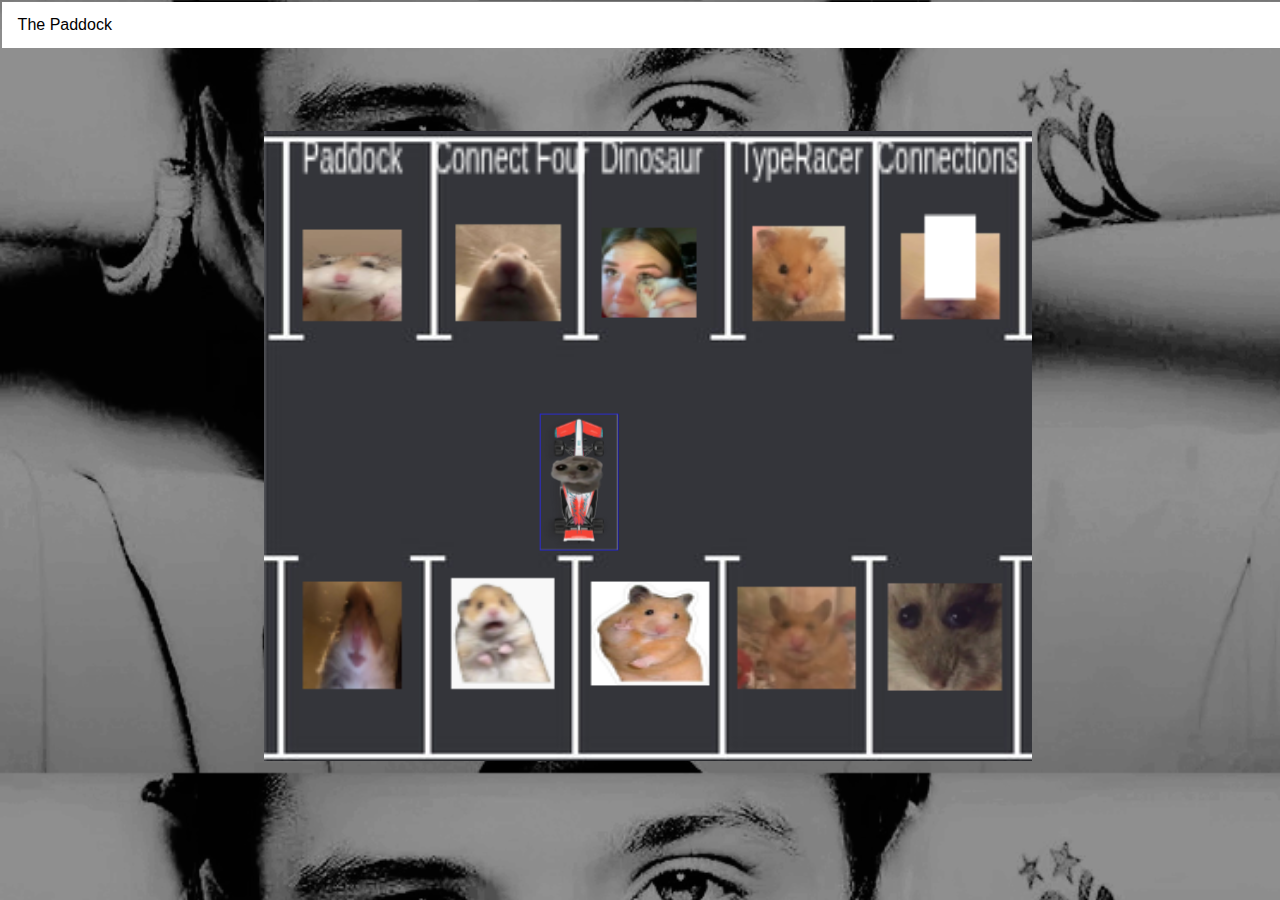
<file: index.html>
<!DOCTYPE html>
<html lang="en">
<head>
    <meta charset="UTF-8">
    <meta name="viewport" content="width=device-width, initial-scale=1.0">
    <link rel="stylesheet" href="style.css">
    <title>Connections Page</title>
    
</head>
<body class="container">
    <div class="navbar"><a href="ConnectFour/connectFourtIndex.html">The Paddock</a></div>

<div class="img-container">
    <img id="img" src="f1car.png">
</div>
<canvas id="canvas" class="parkinglot"></canvas>
<div  >
    <iframe class="subway" width="960" height="630" src="https://www.youtube.com/embed/7ghSziUQnhs?autoplay=1&mute=1&t=16s" title="YouTube video player" frameborder="0" allow="accelerometer; autoplay; clipboard-write; encrypted-media; gyroscope; picture-in-picture; web-share" referrerpolicy="strict-origin-when-cross-origin" allowfullscreen></iframe>
    <iframe class="aita" width="0" height="0" src="https://www.youtube.com/embed/OP5T7xrkQ2E?autoplay=1" title="YouTube video player 1" frameborder="0" allow="accelerometer; autoplay; clipboard-write; encrypted-media; gyroscope; picture-in-picture; web-share" referrerpolicy="strict-origin-when-cross-origin" allowfullscreen></iframe>
</div>
</body>
<script src="script.js"></script>
<script src="homeScreenHandler.js"></script>
</html>
</file>
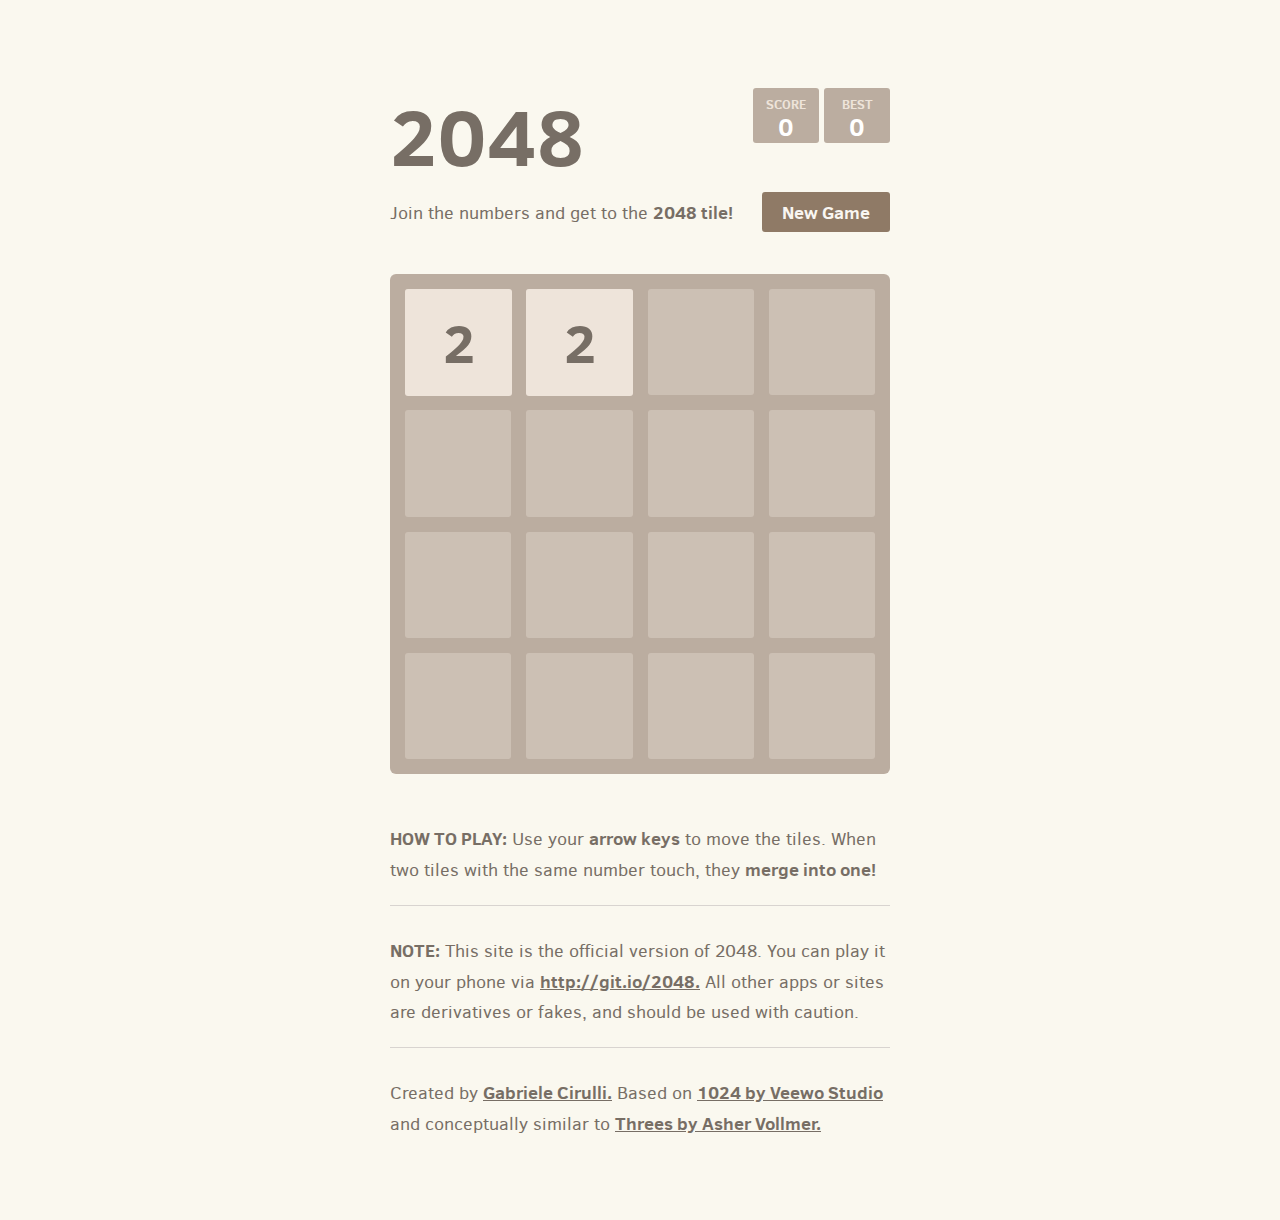
<file: 2048/index.html>
<!DOCTYPE html>
<html>
<head>
  <meta charset="utf-8">
  <title>2048</title>

  <link href="style/main.css" rel="stylesheet" type="text/css">
  <link rel="shortcut icon" href="favicon.ico">
  <link rel="apple-touch-icon" href="meta/apple-touch-icon.png">
  <link rel="apple-touch-startup-image" href="meta/apple-touch-startup-image-640x1096.png" media="(device-width: 320px) and (device-height: 568px) and (-webkit-device-pixel-ratio: 2)"> <!-- iPhone 5+ -->
  <link rel="apple-touch-startup-image" href="meta/apple-touch-startup-image-640x920.png"  media="(device-width: 320px) and (device-height: 480px) and (-webkit-device-pixel-ratio: 2)"> <!-- iPhone, retina -->
  <meta name="apple-mobile-web-app-capable" content="yes">
  <meta name="apple-mobile-web-app-status-bar-style" content="black">

  <meta name="HandheldFriendly" content="True">
  <meta name="MobileOptimized" content="320">
  <meta name="viewport" content="width=device-width, target-densitydpi=160dpi, initial-scale=1.0, maximum-scale=1, user-scalable=no, minimal-ui">
</head>
<body>
  <div class="container">
    <div class="heading">
      <h1 class="title">2048</h1>
      <div class="scores-container">
        <div class="score-container">0</div>
        <div class="best-container">0</div>
      </div>
    </div>

    <div class="above-game">
      <p class="game-intro">Join the numbers and get to the <strong>2048 tile!</strong></p>
      <a class="restart-button">New Game</a>
    </div>

    <div class="game-container">
      <div class="game-message">
        <p></p>
        <div class="lower">
	        <a class="keep-playing-button">Keep going</a>
          <a class="retry-button">Try again</a>
        </div>
      </div>

      <div class="grid-container">
        <div class="grid-row">
          <div class="grid-cell"></div>
          <div class="grid-cell"></div>
          <div class="grid-cell"></div>
          <div class="grid-cell"></div>
        </div>
        <div class="grid-row">
          <div class="grid-cell"></div>
          <div class="grid-cell"></div>
          <div class="grid-cell"></div>
          <div class="grid-cell"></div>
        </div>
        <div class="grid-row">
          <div class="grid-cell"></div>
          <div class="grid-cell"></div>
          <div class="grid-cell"></div>
          <div class="grid-cell"></div>
        </div>
        <div class="grid-row">
          <div class="grid-cell"></div>
          <div class="grid-cell"></div>
          <div class="grid-cell"></div>
          <div class="grid-cell"></div>
        </div>
      </div>

      <div class="tile-container">

      </div>
    </div>

    <p class="game-explanation">
      <strong class="important">How to play:</strong> Use your <strong>arrow keys</strong> to move the tiles. When two tiles with the same number touch, they <strong>merge into one!</strong>
    </p>
    <hr>
    <p>
    <strong class="important">Note:</strong> This site is the official version of 2048. You can play it on your phone via <a href="http://git.io/2048">http://git.io/2048.</a> All other apps or sites are derivatives or fakes, and should be used with caution.
    </p>
    <hr>
    <p>
    Created by <a href="http://gabrielecirulli.com" target="_blank">Gabriele Cirulli.</a> Based on <a href="https://itunes.apple.com/us/app/1024!/id823499224" target="_blank">1024 by Veewo Studio</a> and conceptually similar to <a href="http://asherv.com/threes/" target="_blank">Threes by Asher Vollmer.</a>
    </p>
  </div>

  <script src="js/bind_polyfill.js"></script>
  <script src="js/classlist_polyfill.js"></script>
  <script src="js/animframe_polyfill.js"></script>
  <script src="js/keyboard_input_manager.js"></script>
  <script src="js/html_actuator.js"></script>
  <script src="js/grid.js"></script>
  <script src="js/tile.js"></script>
  <script src="js/local_storage_manager.js"></script>
  <script src="js/game_manager.js"></script>
  <script src="js/application.js"></script>
</body>
</html>
</file>
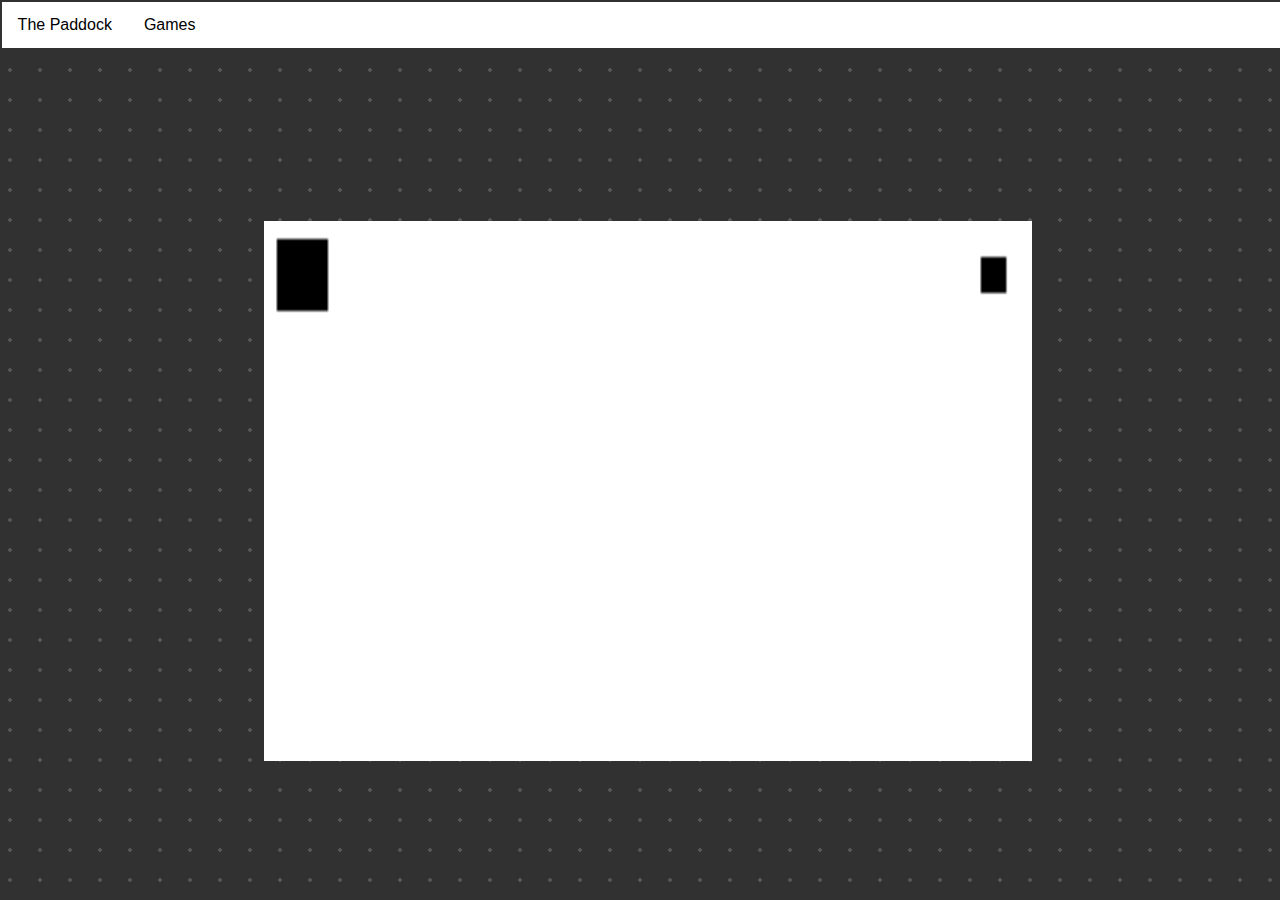
<file: Connections_Dupe/index.html>
<!DOCTYPE html>
<html lang="en">
<head>
    <meta charset="UTF-8">
    <meta name="viewport" content="width=device-width, initial-scale=1.0">
    <link rel="stylesheet" href="style.css">
    <title>Connections Page</title>
    
</head>
<body class="container">
    <div class="navbar">
        <a href="#home">The Paddock</a>
        <div class="dropdown">
          <button class="dropbtn">Games
            <i class="fa fa-caret-down"></i>
          </button>
          <div class="dropdown-content">
            <a href="connectionsIndex.html">Connections</a>
            <a href="#">Link 2</a>
            <a href="#">Link 3</a>
          </div>
        </div>
      </div>

      <canvas id="canvas" class="parkinglot">

      </canvas>
</body>
<script src="script.js"></script>
<script src="homeScreenHandler.js"></script>
</html>
</file>
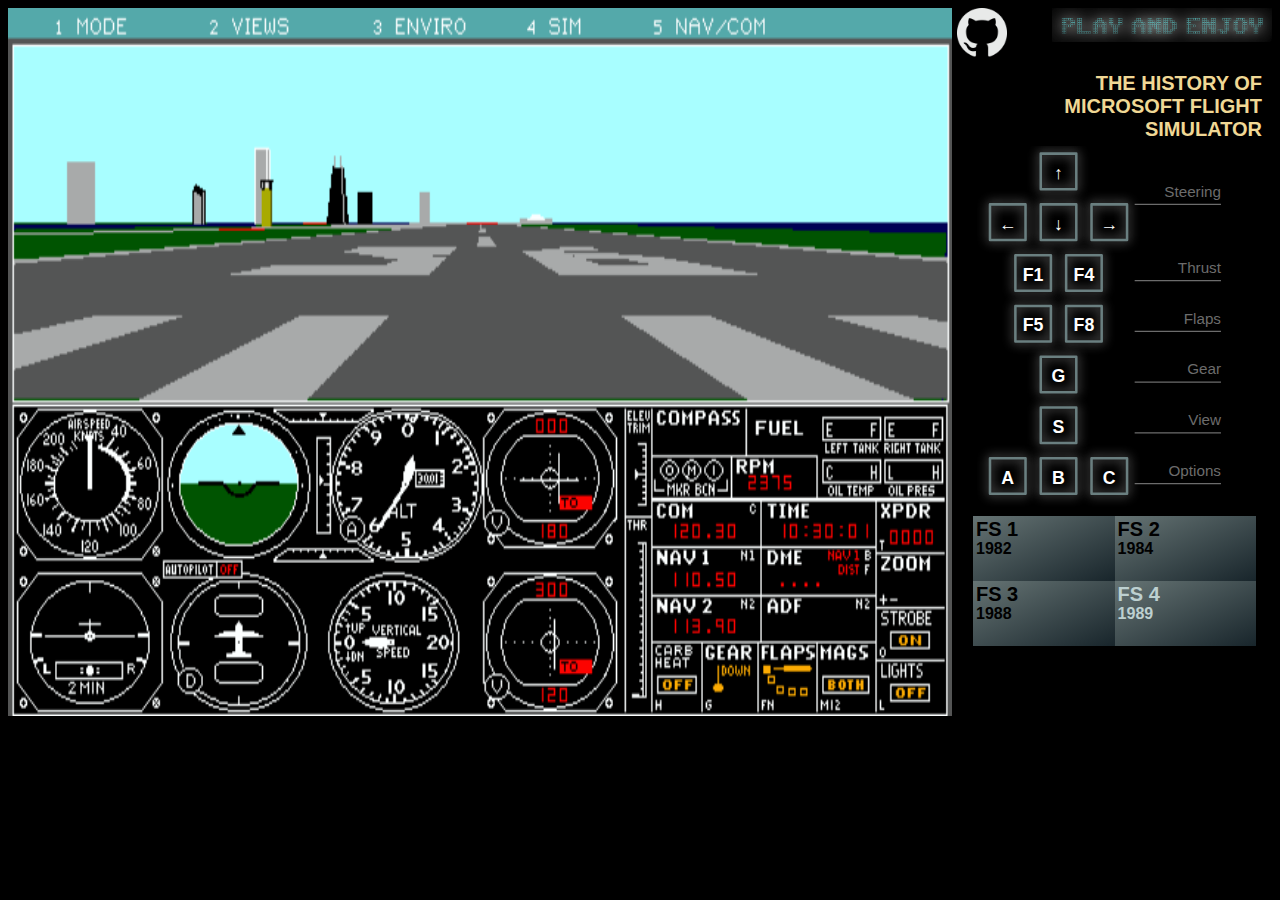
<file: microsoft-flight-simulator/index.html>
<!DOCTYPE html>
<html lang="en">
<head>
    <meta charset="UTF-8">
    <meta name="viewport" content="width=device-width, initial-scale=1, shrink-to-fit=no">
    <title>The History of Microsoft Flight Simulator</title>

    <script src="bzip2.js"></script>
    <script src="dos.js"></script>

    <style>
        html, body {
            /*margin: 0;*/
            background-color: #000000;
            color: #FFFFFF;
            font-family: Arial, Helvetica, sans-serif;
        }

        canvas {
            left: 0;
            top: 0;
            width: auto;
            height: 100%;
            minHeight: 0;
        }

        h2 {
            color: #f0d895;
            font-size: 20px;
            text-align: right;
        }

        h3 {
            float: right;
            clear: right;
            margin-top: 10px;
            margin-bottom: 5px;
            padding-right: 10px;
            display: inline-block;
            color: #f0d895;
            font-size: 20px;
            text-align: right;
        }

        .grid-buttons-container {
            display: grid;
            width: 90%;
            height: 130px;
            grid-template-columns: 2fr 2fr;
            grid-template-rows: 2fr 2fr;
            grid-column-gap: 0;
            grid-row-gap: 0;
            grid-template-areas: "btn1 btn2" "btn3 btn4";
            margin-left: auto;
            margin-right: auto;
        }

        .btn {
            background-image: linear-gradient(to bottom right, #667474, #18252b);
            cursor: pointer;
            font-size: 20px;
            font-weight: bold;
            color: #000000;
            text-align: left;
            line-height: 20px;
            padding: 3px 3px;
            vertical-align: top;
        }
        .btn:hover {
            color: #bdd0d0;
        }
        @media (orientation: landscape) {

            html, body {
                overflow: hidden;
            }

            .grid-container {
                display: grid;
                width: 100%;
                height: 100%;
                grid-template-columns: 3fr 1fr;
                grid-template-rows: 97vh;
                grid-column-gap: 5px;
                grid-row-gap: 0;
                grid-template-areas: "div1 div2";
            }
        }

        @media (orientation: portrait) {
            .grid-container {
                display: grid;
                width: 100%;
                /*height: 100vh;*/
                grid-template-rows: auto auto;
                grid-template-columns: 100%;
                /*grid-column-gap: 5px;*/
                grid-row-gap: 0;
                grid-template-areas: "div1" "div2";
            }
        }

        .div1 {
            grid-area: div1;
        }

        .div2 {
            grid-area: div2;
            overflow: auto;
        }

        .exactCenter {
            position: fixed;
            top: 2%;
            left: 5%;
            height: 96%;

            background-color: #A0A0A0;
            box-shadow: 10px 10px 5px #104C6EA4;
            border: 5px solid #1C6EA4;
        }

        text {
            -webkit-user-select: none;
            -moz-user-select: none;
            -ms-user-select: none;
            user-select: none;
        }

    </style>

</head>
<body onload="Main(4)">

<div class="grid-container">

    <div class="div1">
        <canvas id="screen" width="640" height="480">
            Your browser does not support the canvas element.
        </canvas>
    </div>

    <div class="div2">

        <a href="https://github.com/s-macke/FSHistory">
            <img src="images/GitHub-Mark-64px.png" style="filter: invert(1);" width="50px"/>
        </a>
        <img src="images/title.png" width="70%" style="display:inline-block; float: right; clear:right;"/>
        <h3> THE HISTORY OF <br/>MICROSOFT FLIGHT SIMULATOR</h3>

        <svg viewBox="-0.5 0.5 6.2 7.2" overflow="auto">
            <defs>
                <g id="button">
                    <filter id="blur-filter" x="-2" y="-2" width="200" height="200">
                        <feGaussianBlur in="SourceGraphic" stdDeviation="0.1"/>
                    </filter>
                    <path d="M -0.35 -0.35   0.35 -0.35   0.35 0.35  -0.35 0.35 z"
                          stroke-width="0.05"
                          stroke-linejoin="round"
                          stroke="#a0a0a0"
                          fill="#000000"
                          fill-opacity="0.0"
                          filter="url(#blur-filter)"
                    />
                    <path d="M -0.35 -0.35   0.35 -0.35   0.35 0.35  -0.35 0.35 z"
                          stroke-width="0.05"
                          stroke-linejoin="round"
                          stroke="#6a7f80"
                          fill="none"
                    />
                </g>
                <g id="arrows">
                    <g onmousedown="game.KeyDown(getScancode('ArrowUp'));"
                       onmouseup="game.KeyUp(getScancode('ArrowUp'));"
                       ontouchstart="game.KeyDown(getScancode('ArrowUp'));"
                       ontouchend="game.KeyUp(getScancode('ArrowUp'));">
                        <use x="0" y="0" xlink:href="#button"/>
                        <text x="0" y="0" font-weight="bold" transform="translate(-0.0 0.15)" text-anchor="middle">↑</text>
                    </g>

                    <g onmousedown="game.KeyDown(getScancode('ArrowLeft'));"
                       onmouseup="game.KeyUp(getScancode('ArrowLeft'));"
                       ontouchstart="game.KeyDown(getScancode('ArrowLeft'));"
                       ontouchend="game.KeyUp(getScancode('ArrowLeft'));">
                        <use x="-1" y="1" xlink:href="#button"/>
                        <text x="-1" y="1" font-weight="bold" transform="translate(-0.0 0.15)" text-anchor="middle">←</text>
                    </g>

                    <g onmousedown="game.KeyDown(getScancode('ArrowDown'));"
                       onmouseup="game.KeyUp(getScancode('ArrowDown'));"
                       ontouchstart="game.KeyDown(getScancode('ArrowDown'));"
                       ontouchend="game.KeyUp(getScancode('ArrowDown'));">
                        <use x="0" y="1" xlink:href="#button"/>
                        <text x="0" y="1" font-weight="bold" transform="translate(-0.0 0.15)" text-anchor="middle">↓</text>
                    </g>

                    <g onmousedown="game.KeyDown(getScancode('ArrowRight'));"
                       onmouseup="game.KeyUp(getScancode('ArrowRight'));"
                       ontouchstart="game.KeyDown(getScancode('ArrowRight'));"
                       ontouchend="game.KeyUp(getScancode('ArrowRight'));">
                        <use x="1" y="1" xlink:href="#button"/>
                        <text x="1" y="1" font-weight="bold" transform="translate(-0.0 0.15)" text-anchor="middle">→</text>
                    </g>
                </g>
            </defs>
            <g font-size="0.35" fill="white">
                <use x="1.5" y="1" xlink:href="#arrows"/>
                <text x="3.5" y="1" transform="translate(1.2 0.5)" fill="#6c6c6c" font-size="0.3" text-anchor="end">Steering</text>
                <line x1="3" y1="1.65" x2="4.7" y2="1.65" style="stroke:#6c6c6c;stroke-width:0.025" />

                <g onmousedown="game.KeyDown(getScancode('F1'));"
                   onmouseup="game.KeyUp(getScancode('F1'));"
                   ontouchstart="game.KeyDown(getScancode('F1'));"
                   ontouchend="game.KeyUp(getScancode('F1'));">
                    <use x="1" y="3" xlink:href="#button"/>
                    <text x="1" y="3" font-weight="bold" transform="translate(-0.0 0.15)" text-anchor="middle">F1</text>
                </g>

                <g onmousedown="game.KeyDown(getScancode('F4'));"
                   onmouseup="game.KeyUp(getScancode('F4'));"
                   ontouchstart="game.KeyDown(getScancode('F4'));"
                   ontouchend="game.KeyUp(getScancode('F4'));">
                    <use x="2" y="3" xlink:href="#button"/>
                    <text x="2" y="3" font-weight="bold" transform="translate(-0.0 0.15)" text-anchor="middle">F4</text>
                </g>
                <text x="3.5" y="2.5" transform="translate(1.2 0.5)" fill="#6c6c6c" font-size="0.3" text-anchor="end">Thrust</text>
                <line x1="3" y1="3.15" x2="4.7" y2="3.15" style="stroke:#6c6c6c;stroke-width:0.025" />

                <g onmousedown="game.KeyDown(getScancode('F5'));"
                   onmouseup="game.KeyUp(getScancode('F5'));"
                   ontouchstart="game.KeyDown(getScancode('F5'));"
                   ontouchend="game.KeyUp(getScancode('F5'));">
                    <use x="1" y="4" xlink:href="#button"/>
                    <text x="1" y="4" font-weight="bold" transform="translate(-0.0 0.15)" text-anchor="middle">F5</text>
                </g>

                <g onmousedown="game.KeyDown(getScancode('F8'));"
                   onmouseup="game.KeyUp(getScancode('F8'));"
                   ontouchstart="game.KeyDown(getScancode('F8'));"
                   ontouchend="game.KeyUp(getScancode('F8'));">
                    <use x="2" y="4" xlink:href="#button"/>
                    <text x="2" y="4" font-weight="bold" transform="translate(-0.0 0.15)" text-anchor="middle">F8</text>
                </g>

                <text x="3.5" y="3.5" transform="translate(1.2 0.5)" fill="#6c6c6c" font-size="0.3" text-anchor="end">Flaps</text>
                <line x1="3" y1="4.15" x2="4.7" y2="4.15" style="stroke:#6c6c6c;stroke-width:0.025" />

                <g onmousedown="game.KeyDown(getScancode('KeyG'));"
                   onmouseup="game.KeyUp(getScancode('KeyG'));"
                   ontouchstart="game.KeyDown(getScancode('KeyG'));"
                   ontouchend="game.KeyUp(getScancode('KeyG'));">
                    <use x="1.5" y="5" xlink:href="#button"/>
                    <text x="1.5" y="5" font-weight="bold" transform="translate(-0.0 0.15)" text-anchor="middle">G</text>
                </g>
                <text x="3.5" y="4.5" transform="translate(1.2 0.5)" fill="#6c6c6c" font-size="0.3" text-anchor="end">Gear</text>
                <line x1="3" y1="5.15" x2="4.7" y2="5.15" style="stroke:#6c6c6c;stroke-width:0.025" />

                <g onmousedown="game.KeyDown(getScancode('KeyS'));"
                   onmouseup="game.KeyUp(getScancode('KeyS'));"
                   ontouchstart="game.KeyDown(getScancode('KeyS'));"
                   ontouchend="game.KeyUp(getScancode('KeyS'));">
                    <use x="1.5" y="6" xlink:href="#button"/>
                    <text x="1.5" y="6" font-weight="bold" transform="translate(-0.0 0.15)" text-anchor="middle">S</text>
                </g>
                <text x="3.5" y="5.5" transform="translate(1.2 0.5)" fill="#6c6c6c" font-size="0.3" text-anchor="end">View</text>
                <line x1="3" y1="6.15" x2="4.7" y2="6.15" style="stroke:#6c6c6c;stroke-width:0.025" />

                <g onmousedown="game.KeyDown(getScancode('KeyA'));"
                   onmouseup="game.KeyUp(getScancode('KeyA'));"
                   ontouchstart="game.KeyDown(getScancode('KeyA'));"
                   ontouchend="game.KeyUp(getScancode('KeyA'));">
                    <use x="0.5" y="7" xlink:href="#button"/>
                    <text x="0.5" y="7" font-weight="bold" transform="translate(-0.0 0.15)" text-anchor="middle">A</text>
                </g>
                <g onmousedown="game.KeyDown(getScancode('KeyB'));"
                   onmouseup="game.KeyUp(getScancode('KeyB'));"
                   ontouchstart="game.KeyDown(getScancode('KeyB'));"
                   ontouchend="game.KeyUp(getScancode('KeyB'));">
                    <use x="1.5" y="7" xlink:href="#button"/>
                    <text x="1.5" y="7" font-weight="bold" transform="translate(-0.0 0.15)" text-anchor="middle">B</text>
                </g>
                <g onmousedown="game.KeyDown(getScancode('KeyC'));"
                   onmouseup="game.KeyUp(getScancode('KeyC'));"
                   ontouchstart="game.KeyDown(getScancode('KeyC'));"
                   ontouchend="game.KeyUp(getScancode('KeyC'));">
                    <use x="2.5" y="7" xlink:href="#button"/>
                    <text x="2.5" y="7" font-weight="bold" transform="translate(-0.0 0.15)" text-anchor="middle">C</text>
                </g>
                <text x="3.5" y="6.5" transform="translate(1.2 0.5)" fill="#6c6c6c" font-size="0.3" text-anchor="end">Options</text>
                <line x1="3" y1="7.15" x2="4.7" y2="7.15" style="stroke:#6c6c6c;stroke-width:0.025" />
            </g>
        </svg>

        <script>
            function newversion(element, version) {
                Array.from(document.getElementsByClassName("btn")).forEach(element => element.style.color="#000000");
                element.style.color="#bdd0d0"
                Main(version);
            }
        </script>

        <div class="grid-buttons-container">
            <a class="btn" style="grid-area: btn1;" onclick="newversion(this, 1)">FS 1<br/>
                <div style="font-size: 16px;">1982</div>
            </a>
            <a class="btn" style="grid-area: btn2;" onclick="newversion(this, 2)">FS 2<br/>
                <div style="font-size: 16px;">1984</div>
            </a>
            <a class="btn" style="grid-area: btn3;" onclick="newversion(this, 3)">FS 3<br/>
                <div style="font-size: 16px;">1988</div>
            </a>
            <a class="btn" style="grid-area: btn4; color:#bdd0d0;" onclick="newversion(this, 4)">FS 4<br/>
                <div style="font-size: 16px;">1989</div>
            </a>
        </div>

        <!--
            <svg id="svg" viewBox="0 0 10 10">
            <g id="thrustrect">
                <rect x=0 y=0 width="10" height="10" stroke="black" stroke-width="0.2" fill="rgba(255,255,255,0.2)"></rect>
                <line x1="5" y1="0" x2="5" y2="10" style="stroke:rgb(255,0,0);stroke-width:0.1" />
                <line x1="0" y1="5" x2="10" y2="5" style="stroke:rgb(255,0,0);stroke-width:0.1" />
                <rect x=2.5 y=2.5 width="5" height="5" stroke="black" stroke-width="0.1" fill="rgba(255,255,255,0.2)"></rect>
                <circle id="thrustselector" cx="5" cy="5" r="0.5" stroke="black" stroke-width="1" fill="rgba(0,0,0,0.2)"/>
            </g>
        </svg>
        -->

    </div>
</div>

<!--//style="display:none;"-->
<!--
<div class="exactCenter" onclick="this.style.display='none'">
    <img src="images/fs4-qrf2.jpg" height="100%" />
</div>
-->
</body>
</html>
</file>
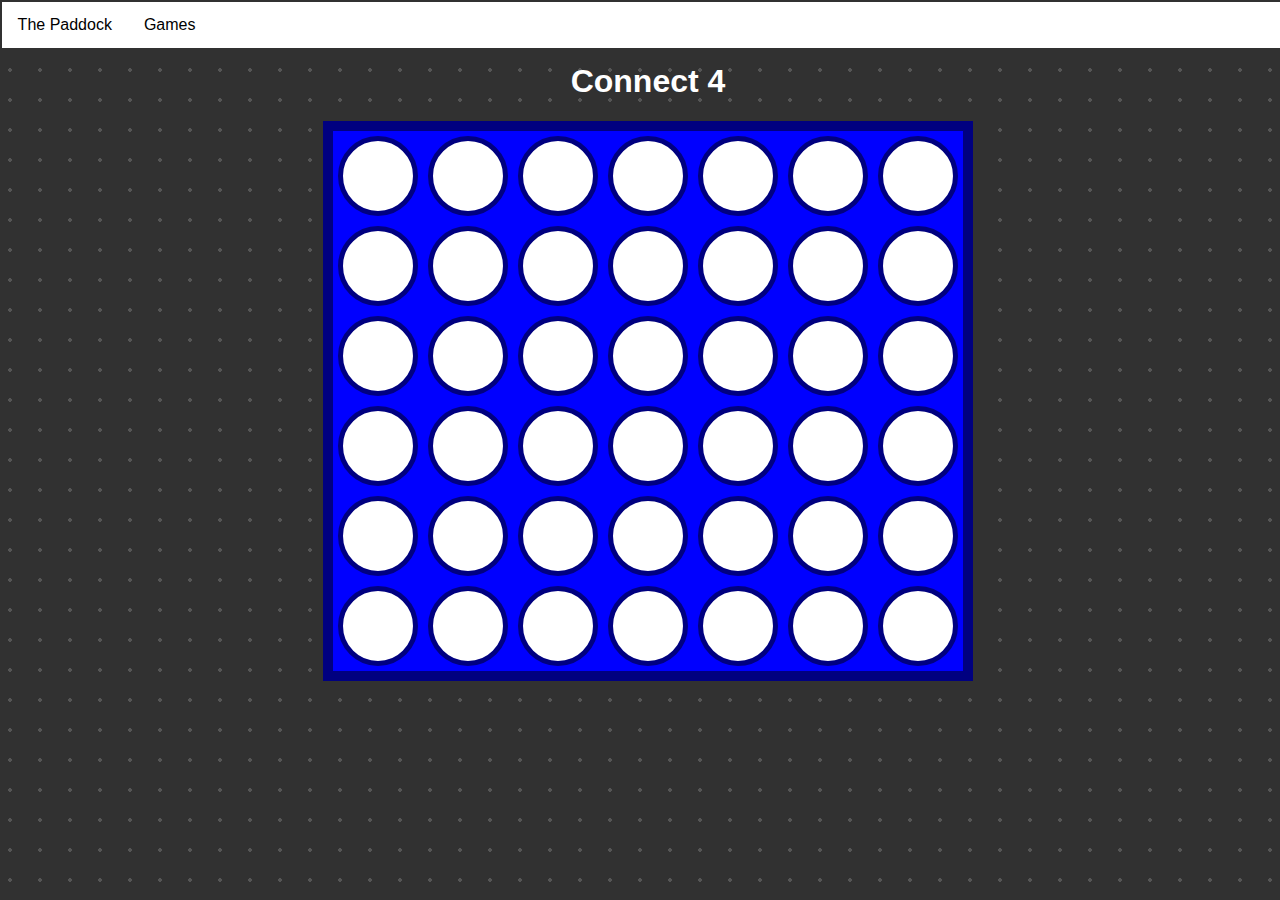
<file: ConnectFour/connectFourIndex.html>
<!DOCTYPE html>
<html lang="en">
<head>
    <meta charset="UTF-8">
    <meta http-equiv="X-UA-Compatible" content="IE=edge">
    <meta name="viewport" content="width=device-width, initial-scale=1.0, user-scalable=no">
    <title>Connect 4</title>
    <link rel="stylesheet" href="connectFourStyle.css">
    <script src="connectFourScript.js"></script>
</head>
<body class = "container">
    <div class="navbar">
        <a href="../index.html">The Paddock</a>
        <div class="dropdown">
          <button class="dropbtn">Games
            <i class="fa fa-caret-down"></i>
          </button>
          <div class="dropdown-content">
            <a href="../Connections_Dupe/connectionsIndex.html">Connections</a>
            <a href="../ConnectFour/connectFourIndex.html">TypeRacer</a>
            <a href="../Dinosaur/dinosaurIndex.html">Dinosaur</a>
            <a href="#">Connect Four</a>
          </div>
        </div>
      </div>
      <h1 style="color: white;">Connect 4</h1>
    <h2 style="color: white;" id="winner"></h2>
    <div style="color: white;" id="board"></div>
</body>
</html>
</file>
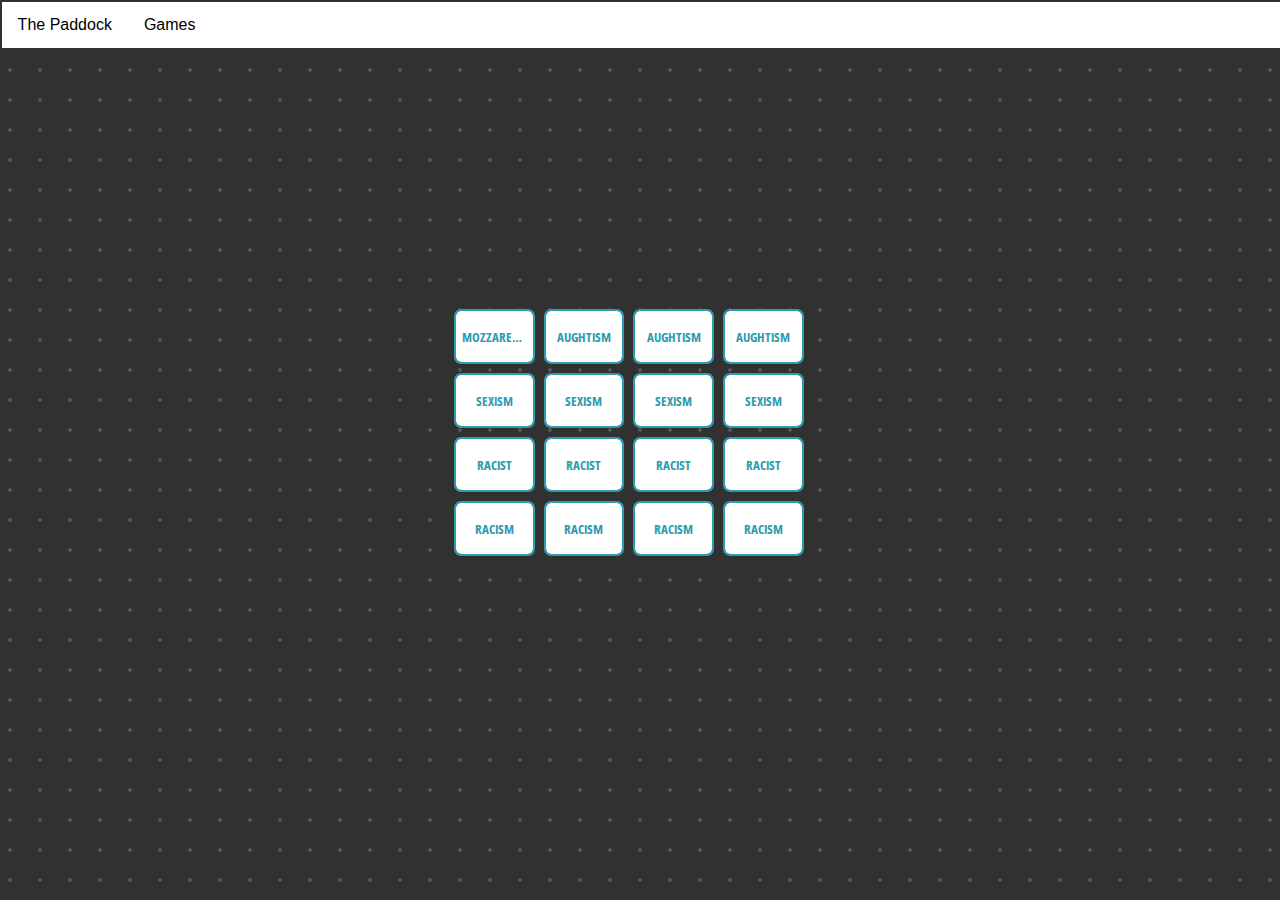
<file: Connections_Dupe/connectionsIndex.html>
<!DOCTYPE html>
<html lang="en">
<head>
    <meta charset="UTF-8">
    <meta name="viewport" content="width=device-width, initial-scale=1.0">
    <link rel="stylesheet" href="connectionsStyle.css">
    <link rel="preconnect" href="https://fonts.googleapis.com">
<link rel="preconnect" href="https://fonts.gstatic.com" crossorigin>
<link href="https://fonts.googleapis.com/css2?family=Open+Sans:ital,wdth,wght@0,75,700;1,75,700&display=swap" rel="stylesheet">
    <title>Connections Page</title>
    
</head>
<body class="container">
    <div class="navbar">
        <a href="index.html">The Paddock</a>
        <div class="dropdown">
          <button class="dropbtn">Games
            <i class="fa fa-caret-down"></i>
          </a>
          <button class="dropdown-content">
            <a href="#">Connections</a>
            <a href="#">Link 2</a>
            <a href="#">Link 3</a>
          </div>
        </div>
      </div>
      
    <div class="game-container">
        <div class="grid-container">
          <div><button class="grid-cell open-sans-font grid_button" id="1">MozzarellaCheesecake</button></div>
          <div><button class="grid-cell open-sans-font grid_button" id="2">Aughtism</button></div>
          <div><button class="grid-cell open-sans-font grid_button" id="3">Aughtism</button></div>
          <div><button class="grid-cell open-sans-font grid_button" id="4">Aughtism</button></div>
          <div><button class="grid-cell open-sans-font grid_button" id="5">Sexism</button></div>
          <div><button class="grid-cell open-sans-font grid_button" id="6">Sexism</button></div>
          <div><button class="grid-cell open-sans-font grid_button" id="7">Sexism</button></div>
          <div><button class="grid-cell open-sans-font grid_button" id="8">Sexism</button></div>
          <div><button class="grid-cell open-sans-font grid_button" id="9">Racist</button></div>
          <div><button class="grid-cell open-sans-font grid_button" id="10">Racist</button></div>
          <div><button class="grid-cell open-sans-font grid_button" id="11">Racist</button></div>
          <div><button class="grid-cell open-sans-font grid_button" id="12">Racist</button></div>
          <div><button class="grid-cell open-sans-font grid_button" id="13">Racism</button></div>
          <div><button class="grid-cell open-sans-font grid_button" id="14">Racism</button></div>
          <div><button class="grid-cell open-sans-font grid_button" id="15">Racism</button></div>
          <div><button class="grid-cell open-sans-font grid_button" id="16">Racism</button></div>
        </div>
      </div>
      <script
      <script src="connectionsScript.js"></script>
</body>
</html>
</file>
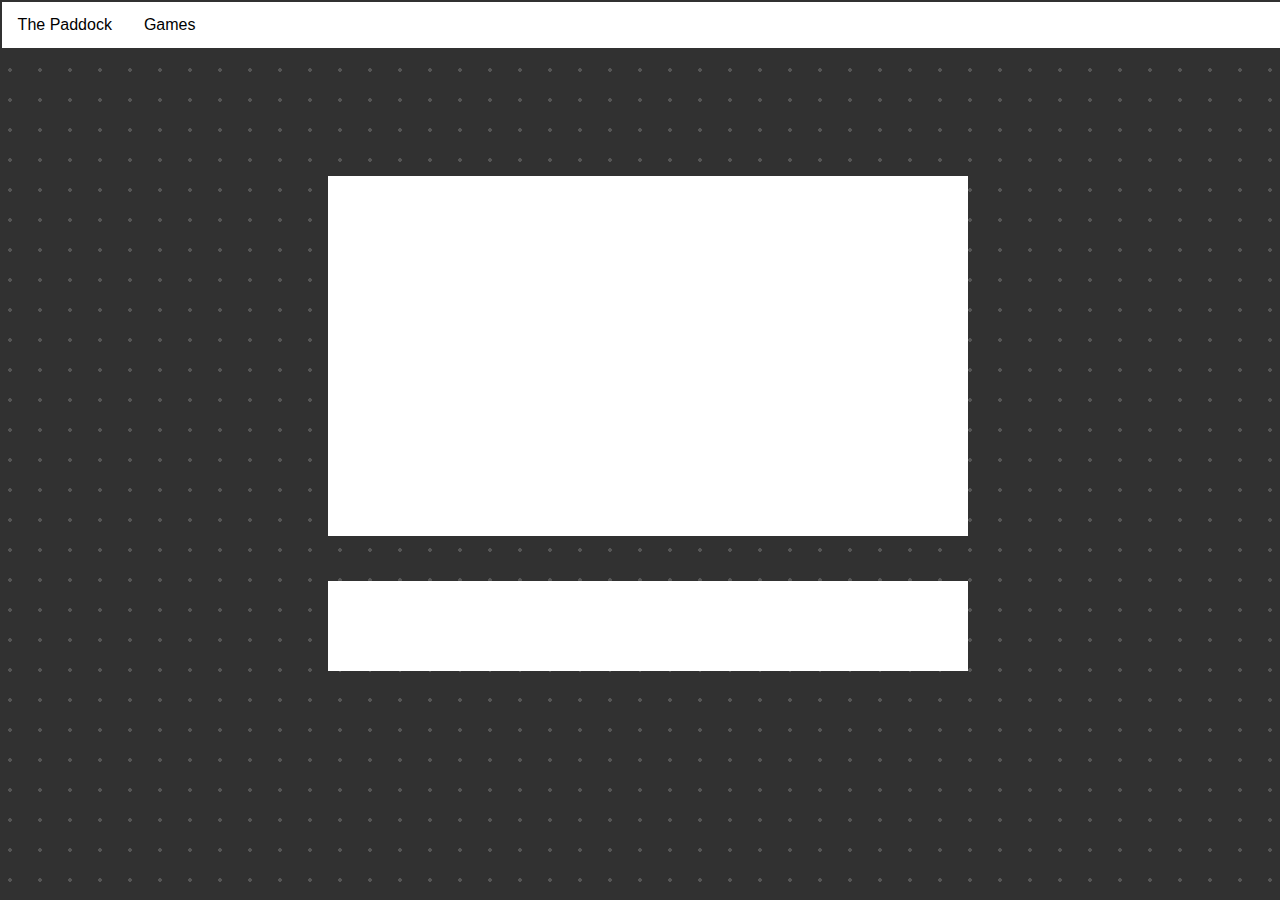
<file: TypeRacer/typeRacerIndex.html>
<!DOCTYPE html>
<html lang="en">
<head>
    <meta charset="UTF-8">
    <meta name="viewport" content="width=device-width, initial-scale=1.0">
    <link rel="stylesheet" href="typeRacerStyle.css">
    <title>Connections Page</title>
    
</head>
<body class="container">
    <div class="navbar">
        <a href="../index.html">The Paddock</a>
        <div class="dropdown">
          <button class="dropbtn">Games
            <i class="fa fa-caret-down"></i>
          </button>
          <div class="dropdown-content">
            <a href="../Connections_Dupe/connectionsIndex.html">Connections</a>
            <a href="#">TypeRacer</a>
            <a href="../Dinosaur/dinosaurIndex.html">Dinosaur</a>
            <a href="../ConnectFour/connectFourIndex.html">Connect Four</a>
          </div>
        </div>
      </div>
      <script src="TypeRaceScript.js"></script>
    <div class="game-container" id="container">
      <div class="track-container" id="track">
          <div class="base-track" id="base">
            <div class="lane-lines" id="lane">
            </div>
          </div>
      </div>
      <input class="type-container" type="text" id="type" name="type" placeholder="">
      </div>
    </div>
</body>
<script src="TypeRaceScript.js"></script>
</html>
</file>
<file: style.css>
.navbar {
    margin: -.5vw;
    overflow: hidden;
    background-color: white;
    font-family: Arial;
  }
  
  /* Links inside the navbar */
  .navbar a {
    float: left;
    font-size: 16px;
    color: black;
    text-align: center;
    padding: 14px 16px;
    text-decoration: none;
  }


  .container {
    width: 100%;
    height: 100%;
    /* Add your background pattern here */
    /* background-image: radial-gradient(rgba(255, 255, 255, 0.171) 2px, transparent 0); */
		background-image: url("josh_hutcherson_whistlelithograph.png");
    -webkit-background-size: cover;
    -moz-background-size: cover;
    -o-background-size: cover;
    background-size: cover;
    /* pointer-events: none; */
  }

  .parkinglot{
    width: 60vw;
    height: 70vh;
    z-index: 10;
    margin-left: 20vw;
    margin-top: 10vh;
    background-color: white;
		background-image: url("hamsterlot.png");
    background-size: 100% 100%;
  }
  
  .img-container img {
    position: absolute;
    /*top: -10vh;
    left: 15vw;*/
    top: 20vw;
    left: 50vh;
    transform: scale(.3);
    z-index: 1;
    outline: 2px solid blue;
    border: 1px solid white;
    width: 20vw;
    height: 50vh;
  }

  .subway {
    position: absolute;
    margin-left: 20vw;
    margin-top: -70vh;
    opacity: .02;
  }

  .aita {
    position: absolute;
    margin-left: 20vw;
  }
</file>
<file: 2048/style/main.css>
@import url(fonts/clear-sans.css);
html, body {
  margin: 0;
  padding: 0;
  background: #faf8ef;
  color: #776e65;
  font-family: "Clear Sans", "Helvetica Neue", Arial, sans-serif;
  font-size: 18px; }

body {
  margin: 80px 0; }

.heading:after {
  content: "";
  display: block;
  clear: both; }

h1.title {
  font-size: 80px;
  font-weight: bold;
  margin: 0;
  display: block;
  float: left; }

@-webkit-keyframes move-up {
  0% {
    top: 25px;
    opacity: 1; }

  100% {
    top: -50px;
    opacity: 0; } }
@-moz-keyframes move-up {
  0% {
    top: 25px;
    opacity: 1; }

  100% {
    top: -50px;
    opacity: 0; } }
@keyframes move-up {
  0% {
    top: 25px;
    opacity: 1; }

  100% {
    top: -50px;
    opacity: 0; } }
.scores-container {
  float: right;
  text-align: right; }

.score-container, .best-container {
  position: relative;
  display: inline-block;
  background: #bbada0;
  padding: 15px 25px;
  font-size: 25px;
  height: 25px;
  line-height: 47px;
  font-weight: bold;
  border-radius: 3px;
  color: white;
  margin-top: 8px;
  text-align: center; }
  .score-container:after, .best-container:after {
    position: absolute;
    width: 100%;
    top: 10px;
    left: 0;
    text-transform: uppercase;
    font-size: 13px;
    line-height: 13px;
    text-align: center;
    color: #eee4da; }
  .score-container .score-addition, .best-container .score-addition {
    position: absolute;
    right: 30px;
    color: red;
    font-size: 25px;
    line-height: 25px;
    font-weight: bold;
    color: rgba(119, 110, 101, 0.9);
    z-index: 100;
    -webkit-animation: move-up 600ms ease-in;
    -moz-animation: move-up 600ms ease-in;
    animation: move-up 600ms ease-in;
    -webkit-animation-fill-mode: both;
    -moz-animation-fill-mode: both;
    animation-fill-mode: both; }

.score-container:after {
  content: "Score"; }

.best-container:after {
  content: "Best"; }

p {
  margin-top: 0;
  margin-bottom: 10px;
  line-height: 1.65; }

a {
  color: #776e65;
  font-weight: bold;
  text-decoration: underline;
  cursor: pointer; }

strong.important {
  text-transform: uppercase; }

hr {
  border: none;
  border-bottom: 1px solid #d8d4d0;
  margin-top: 20px;
  margin-bottom: 30px; }

.container {
  width: 500px;
  margin: 0 auto; }

@-webkit-keyframes fade-in {
  0% {
    opacity: 0; }

  100% {
    opacity: 1; } }
@-moz-keyframes fade-in {
  0% {
    opacity: 0; }

  100% {
    opacity: 1; } }
@keyframes fade-in {
  0% {
    opacity: 0; }

  100% {
    opacity: 1; } }
.game-container {
  margin-top: 40px;
  position: relative;
  padding: 15px;
  cursor: default;
  -webkit-touch-callout: none;
  -ms-touch-callout: none;
  -webkit-user-select: none;
  -moz-user-select: none;
  -ms-user-select: none;
  -ms-touch-action: none;
  touch-action: none;
  background: #bbada0;
  border-radius: 6px;
  width: 500px;
  height: 500px;
  -webkit-box-sizing: border-box;
  -moz-box-sizing: border-box;
  box-sizing: border-box; }
  .game-container .game-message {
    display: none;
    position: absolute;
    top: 0;
    right: 0;
    bottom: 0;
    left: 0;
    background: rgba(238, 228, 218, 0.5);
    z-index: 100;
    text-align: center;
    -webkit-animation: fade-in 800ms ease 1200ms;
    -moz-animation: fade-in 800ms ease 1200ms;
    animation: fade-in 800ms ease 1200ms;
    -webkit-animation-fill-mode: both;
    -moz-animation-fill-mode: both;
    animation-fill-mode: both; }
    .game-container .game-message p {
      font-size: 60px;
      font-weight: bold;
      height: 60px;
      line-height: 60px;
      margin-top: 222px; }
    .game-container .game-message .lower {
      display: block;
      margin-top: 59px; }
    .game-container .game-message a {
      display: inline-block;
      background: #8f7a66;
      border-radius: 3px;
      padding: 0 20px;
      text-decoration: none;
      color: #f9f6f2;
      height: 40px;
      line-height: 42px;
      margin-left: 9px; }
      .game-container .game-message a.keep-playing-button {
        display: none; }
    .game-container .game-message.game-won {
      background: rgba(237, 194, 46, 0.5);
      color: #f9f6f2; }
      .game-container .game-message.game-won a.keep-playing-button {
        display: inline-block; }
    .game-container .game-message.game-won, .game-container .game-message.game-over {
      display: block; }

.grid-container {
  position: absolute;
  z-index: 1; }

.grid-row {
  margin-bottom: 15px; }
  .grid-row:last-child {
    margin-bottom: 0; }
  .grid-row:after {
    content: "";
    display: block;
    clear: both; }

.grid-cell {
  width: 106.25px;
  height: 106.25px;
  margin-right: 15px;
  float: left;
  border-radius: 3px;
  background: rgba(238, 228, 218, 0.35); }
  .grid-cell:last-child {
    margin-right: 0; }

.tile-container {
  position: absolute;
  z-index: 2; }

.tile, .tile .tile-inner {
  width: 107px;
  height: 107px;
  line-height: 107px; }
.tile.tile-position-1-1 {
  -webkit-transform: translate(0px, 0px);
  -moz-transform: translate(0px, 0px);
  -ms-transform: translate(0px, 0px);
  transform: translate(0px, 0px); }
.tile.tile-position-1-2 {
  -webkit-transform: translate(0px, 121px);
  -moz-transform: translate(0px, 121px);
  -ms-transform: translate(0px, 121px);
  transform: translate(0px, 121px); }
.tile.tile-position-1-3 {
  -webkit-transform: translate(0px, 242px);
  -moz-transform: translate(0px, 242px);
  -ms-transform: translate(0px, 242px);
  transform: translate(0px, 242px); }
.tile.tile-position-1-4 {
  -webkit-transform: translate(0px, 363px);
  -moz-transform: translate(0px, 363px);
  -ms-transform: translate(0px, 363px);
  transform: translate(0px, 363px); }
.tile.tile-position-2-1 {
  -webkit-transform: translate(121px, 0px);
  -moz-transform: translate(121px, 0px);
  -ms-transform: translate(121px, 0px);
  transform: translate(121px, 0px); }
.tile.tile-position-2-2 {
  -webkit-transform: translate(121px, 121px);
  -moz-transform: translate(121px, 121px);
  -ms-transform: translate(121px, 121px);
  transform: translate(121px, 121px); }
.tile.tile-position-2-3 {
  -webkit-transform: translate(121px, 242px);
  -moz-transform: translate(121px, 242px);
  -ms-transform: translate(121px, 242px);
  transform: translate(121px, 242px); }
.tile.tile-position-2-4 {
  -webkit-transform: translate(121px, 363px);
  -moz-transform: translate(121px, 363px);
  -ms-transform: translate(121px, 363px);
  transform: translate(121px, 363px); }
.tile.tile-position-3-1 {
  -webkit-transform: translate(242px, 0px);
  -moz-transform: translate(242px, 0px);
  -ms-transform: translate(242px, 0px);
  transform: translate(242px, 0px); }
.tile.tile-position-3-2 {
  -webkit-transform: translate(242px, 121px);
  -moz-transform: translate(242px, 121px);
  -ms-transform: translate(242px, 121px);
  transform: translate(242px, 121px); }
.tile.tile-position-3-3 {
  -webkit-transform: translate(242px, 242px);
  -moz-transform: translate(242px, 242px);
  -ms-transform: translate(242px, 242px);
  transform: translate(242px, 242px); }
.tile.tile-position-3-4 {
  -webkit-transform: translate(242px, 363px);
  -moz-transform: translate(242px, 363px);
  -ms-transform: translate(242px, 363px);
  transform: translate(242px, 363px); }
.tile.tile-position-4-1 {
  -webkit-transform: translate(363px, 0px);
  -moz-transform: translate(363px, 0px);
  -ms-transform: translate(363px, 0px);
  transform: translate(363px, 0px); }
.tile.tile-position-4-2 {
  -webkit-transform: translate(363px, 121px);
  -moz-transform: translate(363px, 121px);
  -ms-transform: translate(363px, 121px);
  transform: translate(363px, 121px); }
.tile.tile-position-4-3 {
  -webkit-transform: translate(363px, 242px);
  -moz-transform: translate(363px, 242px);
  -ms-transform: translate(363px, 242px);
  transform: translate(363px, 242px); }
.tile.tile-position-4-4 {
  -webkit-transform: translate(363px, 363px);
  -moz-transform: translate(363px, 363px);
  -ms-transform: translate(363px, 363px);
  transform: translate(363px, 363px); }

.tile {
  position: absolute;
  -webkit-transition: 100ms ease-in-out;
  -moz-transition: 100ms ease-in-out;
  transition: 100ms ease-in-out;
  -webkit-transition-property: -webkit-transform;
  -moz-transition-property: -moz-transform;
  transition-property: transform; }
  .tile .tile-inner {
    border-radius: 3px;
    background: #eee4da;
    text-align: center;
    font-weight: bold;
    z-index: 10;
    font-size: 55px; }
  .tile.tile-2 .tile-inner {
    background: #eee4da;
    box-shadow: 0 0 30px 10px rgba(243, 215, 116, 0), inset 0 0 0 1px rgba(255, 255, 255, 0); }
  .tile.tile-4 .tile-inner {
    background: #ede0c8;
    box-shadow: 0 0 30px 10px rgba(243, 215, 116, 0), inset 0 0 0 1px rgba(255, 255, 255, 0); }
  .tile.tile-8 .tile-inner {
    color: #f9f6f2;
    background: #f2b179; }
  .tile.tile-16 .tile-inner {
    color: #f9f6f2;
    background: #f59563; }
  .tile.tile-32 .tile-inner {
    color: #f9f6f2;
    background: #f67c5f; }
  .tile.tile-64 .tile-inner {
    color: #f9f6f2;
    background: #f65e3b; }
  .tile.tile-128 .tile-inner {
    color: #f9f6f2;
    background: #edcf72;
    box-shadow: 0 0 30px 10px rgba(243, 215, 116, 0.2381), inset 0 0 0 1px rgba(255, 255, 255, 0.14286);
    font-size: 45px; }
    @media screen and (max-width: 520px) {
      .tile.tile-128 .tile-inner {
        font-size: 25px; } }
  .tile.tile-256 .tile-inner {
    color: #f9f6f2;
    background: #edcc61;
    box-shadow: 0 0 30px 10px rgba(243, 215, 116, 0.31746), inset 0 0 0 1px rgba(255, 255, 255, 0.19048);
    font-size: 45px; }
    @media screen and (max-width: 520px) {
      .tile.tile-256 .tile-inner {
        font-size: 25px; } }
  .tile.tile-512 .tile-inner {
    color: #f9f6f2;
    background: #edc850;
    box-shadow: 0 0 30px 10px rgba(243, 215, 116, 0.39683), inset 0 0 0 1px rgba(255, 255, 255, 0.2381);
    font-size: 45px; }
    @media screen and (max-width: 520px) {
      .tile.tile-512 .tile-inner {
        font-size: 25px; } }
  .tile.tile-1024 .tile-inner {
    color: #f9f6f2;
    background: #edc53f;
    box-shadow: 0 0 30px 10px rgba(243, 215, 116, 0.47619), inset 0 0 0 1px rgba(255, 255, 255, 0.28571);
    font-size: 35px; }
    @media screen and (max-width: 520px) {
      .tile.tile-1024 .tile-inner {
        font-size: 15px; } }
  .tile.tile-2048 .tile-inner {
    color: #f9f6f2;
    background: #edc22e;
    box-shadow: 0 0 30px 10px rgba(243, 215, 116, 0.55556), inset 0 0 0 1px rgba(255, 255, 255, 0.33333);
    font-size: 35px; }
    @media screen and (max-width: 520px) {
      .tile.tile-2048 .tile-inner {
        font-size: 15px; } }
  .tile.tile-super .tile-inner {
    color: #f9f6f2;
    background: #3c3a32;
    font-size: 30px; }
    @media screen and (max-width: 520px) {
      .tile.tile-super .tile-inner {
        font-size: 10px; } }

@-webkit-keyframes appear {
  0% {
    opacity: 0;
    -webkit-transform: scale(0);
    -moz-transform: scale(0);
    -ms-transform: scale(0);
    transform: scale(0); }

  100% {
    opacity: 1;
    -webkit-transform: scale(1);
    -moz-transform: scale(1);
    -ms-transform: scale(1);
    transform: scale(1); } }
@-moz-keyframes appear {
  0% {
    opacity: 0;
    -webkit-transform: scale(0);
    -moz-transform: scale(0);
    -ms-transform: scale(0);
    transform: scale(0); }

  100% {
    opacity: 1;
    -webkit-transform: scale(1);
    -moz-transform: scale(1);
    -ms-transform: scale(1);
    transform: scale(1); } }
@keyframes appear {
  0% {
    opacity: 0;
    -webkit-transform: scale(0);
    -moz-transform: scale(0);
    -ms-transform: scale(0);
    transform: scale(0); }

  100% {
    opacity: 1;
    -webkit-transform: scale(1);
    -moz-transform: scale(1);
    -ms-transform: scale(1);
    transform: scale(1); } }
.tile-new .tile-inner {
  -webkit-animation: appear 200ms ease 100ms;
  -moz-animation: appear 200ms ease 100ms;
  animation: appear 200ms ease 100ms;
  -webkit-animation-fill-mode: backwards;
  -moz-animation-fill-mode: backwards;
  animation-fill-mode: backwards; }

@-webkit-keyframes pop {
  0% {
    -webkit-transform: scale(0);
    -moz-transform: scale(0);
    -ms-transform: scale(0);
    transform: scale(0); }

  50% {
    -webkit-transform: scale(1.2);
    -moz-transform: scale(1.2);
    -ms-transform: scale(1.2);
    transform: scale(1.2); }

  100% {
    -webkit-transform: scale(1);
    -moz-transform: scale(1);
    -ms-transform: scale(1);
    transform: scale(1); } }
@-moz-keyframes pop {
  0% {
    -webkit-transform: scale(0);
    -moz-transform: scale(0);
    -ms-transform: scale(0);
    transform: scale(0); }

  50% {
    -webkit-transform: scale(1.2);
    -moz-transform: scale(1.2);
    -ms-transform: scale(1.2);
    transform: scale(1.2); }

  100% {
    -webkit-transform: scale(1);
    -moz-transform: scale(1);
    -ms-transform: scale(1);
    transform: scale(1); } }
@keyframes pop {
  0% {
    -webkit-transform: scale(0);
    -moz-transform: scale(0);
    -ms-transform: scale(0);
    transform: scale(0); }

  50% {
    -webkit-transform: scale(1.2);
    -moz-transform: scale(1.2);
    -ms-transform: scale(1.2);
    transform: scale(1.2); }

  100% {
    -webkit-transform: scale(1);
    -moz-transform: scale(1);
    -ms-transform: scale(1);
    transform: scale(1); } }
.tile-merged .tile-inner {
  z-index: 20;
  -webkit-animation: pop 200ms ease 100ms;
  -moz-animation: pop 200ms ease 100ms;
  animation: pop 200ms ease 100ms;
  -webkit-animation-fill-mode: backwards;
  -moz-animation-fill-mode: backwards;
  animation-fill-mode: backwards; }

.above-game:after {
  content: "";
  display: block;
  clear: both; }

.game-intro {
  float: left;
  line-height: 42px;
  margin-bottom: 0; }

.restart-button {
  display: inline-block;
  background: #8f7a66;
  border-radius: 3px;
  padding: 0 20px;
  text-decoration: none;
  color: #f9f6f2;
  height: 40px;
  line-height: 42px;
  display: block;
  text-align: center;
  float: right; }

.game-explanation {
  margin-top: 50px; }

@media screen and (max-width: 520px) {
  html, body {
    font-size: 15px; }

  body {
    margin: 20px 0;
    padding: 0 20px; }

  h1.title {
    font-size: 27px;
    margin-top: 15px; }

  .container {
    width: 280px;
    margin: 0 auto; }

  .score-container, .best-container {
    margin-top: 0;
    padding: 15px 10px;
    min-width: 40px; }

  .heading {
    margin-bottom: 10px; }

  .game-intro {
    width: 55%;
    display: block;
    box-sizing: border-box;
    line-height: 1.65; }

  .restart-button {
    width: 42%;
    padding: 0;
    display: block;
    box-sizing: border-box;
    margin-top: 2px; }

  .game-container {
    margin-top: 17px;
    position: relative;
    padding: 10px;
    cursor: default;
    -webkit-touch-callout: none;
    -ms-touch-callout: none;
    -webkit-user-select: none;
    -moz-user-select: none;
    -ms-user-select: none;
    -ms-touch-action: none;
    touch-action: none;
    background: #bbada0;
    border-radius: 6px;
    width: 280px;
    height: 280px;
    -webkit-box-sizing: border-box;
    -moz-box-sizing: border-box;
    box-sizing: border-box; }
    .game-container .game-message {
      display: none;
      position: absolute;
      top: 0;
      right: 0;
      bottom: 0;
      left: 0;
      background: rgba(238, 228, 218, 0.5);
      z-index: 100;
      text-align: center;
      -webkit-animation: fade-in 800ms ease 1200ms;
      -moz-animation: fade-in 800ms ease 1200ms;
      animation: fade-in 800ms ease 1200ms;
      -webkit-animation-fill-mode: both;
      -moz-animation-fill-mode: both;
      animation-fill-mode: both; }
      .game-container .game-message p {
        font-size: 60px;
        font-weight: bold;
        height: 60px;
        line-height: 60px;
        margin-top: 222px; }
      .game-container .game-message .lower {
        display: block;
        margin-top: 59px; }
      .game-container .game-message a {
        display: inline-block;
        background: #8f7a66;
        border-radius: 3px;
        padding: 0 20px;
        text-decoration: none;
        color: #f9f6f2;
        height: 40px;
        line-height: 42px;
        margin-left: 9px; }
        .game-container .game-message a.keep-playing-button {
          display: none; }
      .game-container .game-message.game-won {
        background: rgba(237, 194, 46, 0.5);
        color: #f9f6f2; }
        .game-container .game-message.game-won a.keep-playing-button {
          display: inline-block; }
      .game-container .game-message.game-won, .game-container .game-message.game-over {
        display: block; }

  .grid-container {
    position: absolute;
    z-index: 1; }

  .grid-row {
    margin-bottom: 10px; }
    .grid-row:last-child {
      margin-bottom: 0; }
    .grid-row:after {
      content: "";
      display: block;
      clear: both; }

  .grid-cell {
    width: 57.5px;
    height: 57.5px;
    margin-right: 10px;
    float: left;
    border-radius: 3px;
    background: rgba(238, 228, 218, 0.35); }
    .grid-cell:last-child {
      margin-right: 0; }

  .tile-container {
    position: absolute;
    z-index: 2; }

  .tile, .tile .tile-inner {
    width: 58px;
    height: 58px;
    line-height: 58px; }
  .tile.tile-position-1-1 {
    -webkit-transform: translate(0px, 0px);
    -moz-transform: translate(0px, 0px);
    -ms-transform: translate(0px, 0px);
    transform: translate(0px, 0px); }
  .tile.tile-position-1-2 {
    -webkit-transform: translate(0px, 67px);
    -moz-transform: translate(0px, 67px);
    -ms-transform: translate(0px, 67px);
    transform: translate(0px, 67px); }
  .tile.tile-position-1-3 {
    -webkit-transform: translate(0px, 135px);
    -moz-transform: translate(0px, 135px);
    -ms-transform: translate(0px, 135px);
    transform: translate(0px, 135px); }
  .tile.tile-position-1-4 {
    -webkit-transform: translate(0px, 202px);
    -moz-transform: translate(0px, 202px);
    -ms-transform: translate(0px, 202px);
    transform: translate(0px, 202px); }
  .tile.tile-position-2-1 {
    -webkit-transform: translate(67px, 0px);
    -moz-transform: translate(67px, 0px);
    -ms-transform: translate(67px, 0px);
    transform: translate(67px, 0px); }
  .tile.tile-position-2-2 {
    -webkit-transform: translate(67px, 67px);
    -moz-transform: translate(67px, 67px);
    -ms-transform: translate(67px, 67px);
    transform: translate(67px, 67px); }
  .tile.tile-position-2-3 {
    -webkit-transform: translate(67px, 135px);
    -moz-transform: translate(67px, 135px);
    -ms-transform: translate(67px, 135px);
    transform: translate(67px, 135px); }
  .tile.tile-position-2-4 {
    -webkit-transform: translate(67px, 202px);
    -moz-transform: translate(67px, 202px);
    -ms-transform: translate(67px, 202px);
    transform: translate(67px, 202px); }
  .tile.tile-position-3-1 {
    -webkit-transform: translate(135px, 0px);
    -moz-transform: translate(135px, 0px);
    -ms-transform: translate(135px, 0px);
    transform: translate(135px, 0px); }
  .tile.tile-position-3-2 {
    -webkit-transform: translate(135px, 67px);
    -moz-transform: translate(135px, 67px);
    -ms-transform: translate(135px, 67px);
    transform: translate(135px, 67px); }
  .tile.tile-position-3-3 {
    -webkit-transform: translate(135px, 135px);
    -moz-transform: translate(135px, 135px);
    -ms-transform: translate(135px, 135px);
    transform: translate(135px, 135px); }
  .tile.tile-position-3-4 {
    -webkit-transform: translate(135px, 202px);
    -moz-transform: translate(135px, 202px);
    -ms-transform: translate(135px, 202px);
    transform: translate(135px, 202px); }
  .tile.tile-position-4-1 {
    -webkit-transform: translate(202px, 0px);
    -moz-transform: translate(202px, 0px);
    -ms-transform: translate(202px, 0px);
    transform: translate(202px, 0px); }
  .tile.tile-position-4-2 {
    -webkit-transform: translate(202px, 67px);
    -moz-transform: translate(202px, 67px);
    -ms-transform: translate(202px, 67px);
    transform: translate(202px, 67px); }
  .tile.tile-position-4-3 {
    -webkit-transform: translate(202px, 135px);
    -moz-transform: translate(202px, 135px);
    -ms-transform: translate(202px, 135px);
    transform: translate(202px, 135px); }
  .tile.tile-position-4-4 {
    -webkit-transform: translate(202px, 202px);
    -moz-transform: translate(202px, 202px);
    -ms-transform: translate(202px, 202px);
    transform: translate(202px, 202px); }

  .tile .tile-inner {
    font-size: 35px; }

  .game-message p {
    font-size: 30px !important;
    height: 30px !important;
    line-height: 30px !important;
    margin-top: 90px !important; }
  .game-message .lower {
    margin-top: 30px !important; } }
</file>
<file: Connections_Dupe/style.css>
.navbar {
    margin: -.5vw;
    overflow: hidden;
    background-color: white;
    font-family: Arial;
  }
  
  /* Links inside the navbar */
  .navbar a {
    float: left;
    font-size: 16px;
    color: black;
    text-align: center;
    padding: 14px 16px;
    text-decoration: none;
  }
  
  /* The dropdown container */
  .dropdown {
    float: left;
    overflow: hidden;
  }
  
  /* Dropdown button */
  .dropdown .dropbtn {
    font-size: 16px;
    border: none;
    outline: none;
    color: black;
    padding: 14px 16px;
    background-color: inherit;
    font-family: inherit; /* Important for vertical align on mobile phones */
    margin: 0; /* Important for vertical align on mobile phones */
  }
  
  /* Add a red background color to navbar links on hover */
  .navbar a:hover, .dropdown:hover .dropbtn {
    background-color: red;
  }
  
  /* Dropdown content (hidden by default) */
  .dropdown-content {
    display: none;
    position: absolute;
    background-color: #f9f9f9;
    min-width: 160px;
    box-shadow: 0px 8px 16px 0px rgba(0,0,0,0.2);
    z-index: 1;
  }
  
  /* Links inside the dropdown */
  .dropdown-content a {
    float: none;
    color: black;
    padding: 12px 16px;
    text-decoration: none;
    display: block;
    text-align: left;
  }
  
  /* Add a grey background color to dropdown links on hover */
  .dropdown-content a:hover {
    background-color: #ddd;
  }
  
  /* Show the dropdown menu on hover */
  .dropdown:hover .dropdown-content {
    display: block;
  }

  .container {
    width: 100%;
    height: 100%;
    /* Add your background pattern here */
    background-color: #313131;
    background-image: radial-gradient(rgba(255, 255, 255, 0.171) 2px, transparent 0);
    background-size: 30px 30px;
    background-position: -5px -5px
  }

  .parkinglot{
    width: 60vw;
    height: 60vh;
    background-color: white;
    margin-left: 20vw;
    margin-top: 20vh;
  }
</file>
<file: ConnectFour/connectFourStyle.css>
body {
    font-family: Arial, Helvetica, sans-serif;
    text-align: center;
}


#board {
    height: 540px;
    width: 630px;
    background-color: blue;
    border: 10px solid navy;
    
    margin: 0 auto;
    display: flex;
    flex-wrap: wrap;
}

.tile {
    height: 70px;
    width: 70px;
    margin: 5px;

    /* Circle */
    background-color: white;
    border-radius: 50%;
    border: 5px solid navy;
}

.red-piece {
    background-image: url("../hampsters/h4.jpg");
		background-size: 100% 100%;
}

.yellow-piece {
    background-image: url("../hampsters/h7.jpg");
		background-size: 100% 100%;
}

.navbar {
    margin: -.5vw;
    overflow: hidden;
    background-color: white;
    font-family: Arial;
  }
  
  /* Links inside the navbar */
  .navbar a {
    float: left;
    font-size: 16px;
    color: black;
    text-align: center;
    padding: 14px 16px;
    text-decoration: none;
  }
  
  /* The dropdown container */
  .dropdown {
    float: left;
    overflow: hidden;
  }
  
  /* Dropdown button */
  .dropdown .dropbtn {
    font-size: 16px;
    border: none;
    outline: none;
    color: black;
    padding: 14px 16px;
    background-color: inherit;
    font-family: inherit; /* Important for vertical align on mobile phones */
    margin: 0; /* Important for vertical align on mobile phones */
  }
  
  /* Add a red background color to navbar links on hover */
  .navbar a:hover, .dropdown:hover .dropbtn {
    background-color: red;
  }
  
  /* Dropdown content (hidden by default) */
  .dropdown-content {
    display: none;
    position: absolute;
    background-color: #f9f9f9;
    min-width: 160px;
    box-shadow: 0px 8px 16px 0px rgba(0,0,0,0.2);
    z-index: 1;
  }
  
  /* Links inside the dropdown */
  .dropdown-content a {
    float: none;
    color: black;
    padding: 12px 16px;
    text-decoration: none;
    display: block;
    text-align: left;
  }
  
  /* Add a grey background color to dropdown links on hover */
  .dropdown-content a:hover {
    background-color: #ddd;
  }
  
  /* Show the dropdown menu on hover */
  .dropdown:hover .dropdown-content {
    display: block;
  }

  .container {
    width: 100%;
    height: 100%;
    /* Add your background pattern here */
    background-color: #313131;
    background-image: radial-gradient(rgba(255, 255, 255, 0.171) 2px, transparent 0);
    background-size: 30px 30px;
    background-position: -5px -5px
  }
</file>
<file: Connections_Dupe/connectionsStyle.css>
.grid-container {
    display: grid;
    grid-template-columns: repeat(4, 6vw);
    grid-gap: 1vw;
    margin-left: 35vw;
    margin-top: 30vh;
  }
  
  .grid-cell {
    cursor: pointer;
    text-align: center;
    height: 4vw;
    width: 6vw;
    border-radius: 4px;
    border-color: red;
    border-width: 10px;
    background: white;
    border-radius: 6px;
  }

  .container {
    width: 100%;
    height: 100%;
    /* Add your background pattern here */
    background-color: #313131;
    background-image: radial-gradient(rgba(255, 255, 255, 0.171) 2px, transparent 0);
    background-size: 30px 30px;
    background-position: -5px -5px
  }

  /* Navbar container */
.navbar {
  margin: -.5vw;
  overflow: hidden;
  background-color: white;
  font-family: Arial;
}

/* Links inside the navbar */
.navbar a {
  float: left;
  font-size: 16px;
  color: black;
  text-align: center;
  padding: 14px 16px;
  text-decoration: none;
}

/* The dropdown container */
.dropdown {
  float: left;
  overflow: hidden;
}

/* Dropdown button */
.dropdown .dropbtn {
  font-size: 16px;
  border: none;
  outline: none;
  color: black;
  padding: 14px 16px;
  background-color: inherit;
  font-family: inherit; /* Important for vertical align on mobile phones */
  margin: 0; /* Important for vertical align on mobile phones */
}

/* Add a red background color to navbar links on hover */
.navbar a:hover, .dropdown:hover .dropbtn {
  background-color: red;
}

/* Dropdown content (hidden by default) */
.dropdown-content {
  display: none;
  position: absolute;
  background-color: #f9f9f9;
  min-width: 160px;
  box-shadow: 0px 8px 16px 0px rgba(0,0,0,0.2);
  z-index: 1;
}

/* Links inside the dropdown */
.dropdown-content a {
  float: none;
  color: black;
  padding: 12px 16px;
  text-decoration: none;
  display: block;
  text-align: left;
}

/* Add a grey background color to dropdown links on hover */
.dropdown-content a:hover {
  background-color: #ddd;
}

/* Show the dropdown menu on hover */
.dropdown:hover .dropdown-content {
  display: block;
}

.grid_button {
  border: none;
  border-radius: 5px;
  font-weight: bold;
  text-transform: uppercase;
  cursor: pointer;
  color: #2c9caf;
  transition: all 1000ms;
  font-size: 80%;
  text-align: center;
  text-overflow: ellipsis;
  position: relative;
  overflow: hidden;
  outline: 2px solid #2c9caf;
}

.grid_button:hover {
  color: #ffffff;
  transform: scale(1.1);
  outline: 2px solid #70bdca;
  box-shadow: 4px 5px 17px -4px #268391;
}

.grid_button::before {
  content: "";
  position: absolute;
  left: -50px;
  top: 0;
  width: 0;
  height: 100%;
  background-color: #2c9caf;
  transform: skewX(45deg);
  z-index: -1;
  transition: width 1000ms;
}

grid_button:hover::before {
  width: 250%;
}


.open-sans-font {
  font-family: "Open Sans", sans-serif;
  font-optical-sizing: auto;
  font-weight: 700;
  font-style: normal;
  font-variation-settings:
    "wdth" 75;
}
</file>
<file: TypeRacer/typeRacerStyle.css>
.navbar {
    margin: -.5vw;
    overflow: hidden;
    background-color: white;
    font-family: Arial;
  }
  
  /* Links inside the navbar */
  .navbar a {
    float: left;
    font-size: 16px;
    color: black;
    text-align: center;
    padding: 14px 16px;
    text-decoration: none;
  }
  
  /* The dropdown container */
  .dropdown {
    float: left;
    overflow: hidden;
  }
  
  /* Dropdown button */
  .dropdown .dropbtn {
    font-size: 16px;
    border: none;
    outline: none;
    color: black;
    padding: 14px 16px;
    background-color: inherit;
    font-family: inherit; /* Important for vertical align on mobile phones */
    margin: 0; /* Important for vertical align on mobile phones */
  }
  
  /* Add a red background color to navbar links on hover */
  .navbar a:hover, .dropdown:hover .dropbtn {
    background-color: red;
  }
  
  /* Dropdown content (hidden by default) */
  .dropdown-content {
    display: none;
    position: absolute;
    background-color: #f9f9f9;
    min-width: 160px;
    box-shadow: 0px 8px 16px 0px rgba(0,0,0,0.2);
    z-index: 1;
  }
  
  /* Links inside the dropdown */
  .dropdown-content a {
    float: none;
    color: black;
    padding: 12px 16px;
    text-decoration: none;
    display: block;
    text-align: left;
  }
  
  /* Add a grey background color to dropdown links on hover */
  .dropdown-content a:hover {
    background-color: #ddd;
  }
  
  /* Show the dropdown menu on hover */
  .dropdown:hover .dropdown-content {
    display: block;
  }

  .container {
    width: 100%;
    height: 100%;
    /* Add your background pattern here */
    background-color: #313131;
    background-image: radial-gradient(rgba(255, 255, 255, 0.171) 2px, transparent 0);
    background-size: 30px 30px;
    background-position: -5px -5px
  }

  .track-container {
    width: 50vw;
    height: 40vh;
    background-color: white;
    margin-left: 25vw;
    margin-top: 15vh;
  }

  .type-container {
    width: 50vw;
    height: 10vh;
    background-color: white;
    margin-left: 25vw;
    margin-top: 5vh;
    font-weight: bold;
    text-align: center;
    vertical-align: top;
    border-width: 0;
    padding: 0;
    font-size: 20px;
  }

  .dynamic-placeholder {
    vertical-align: center;
    height: 50px;
    width: 50%;
    font-size: 30px;
    background: #000;
    border-radius: 5px;
    border: none; 
    margin: 50px auto;
    padding: 10px;
    color: #fff;
    outline: none !important;
  }
</file>
